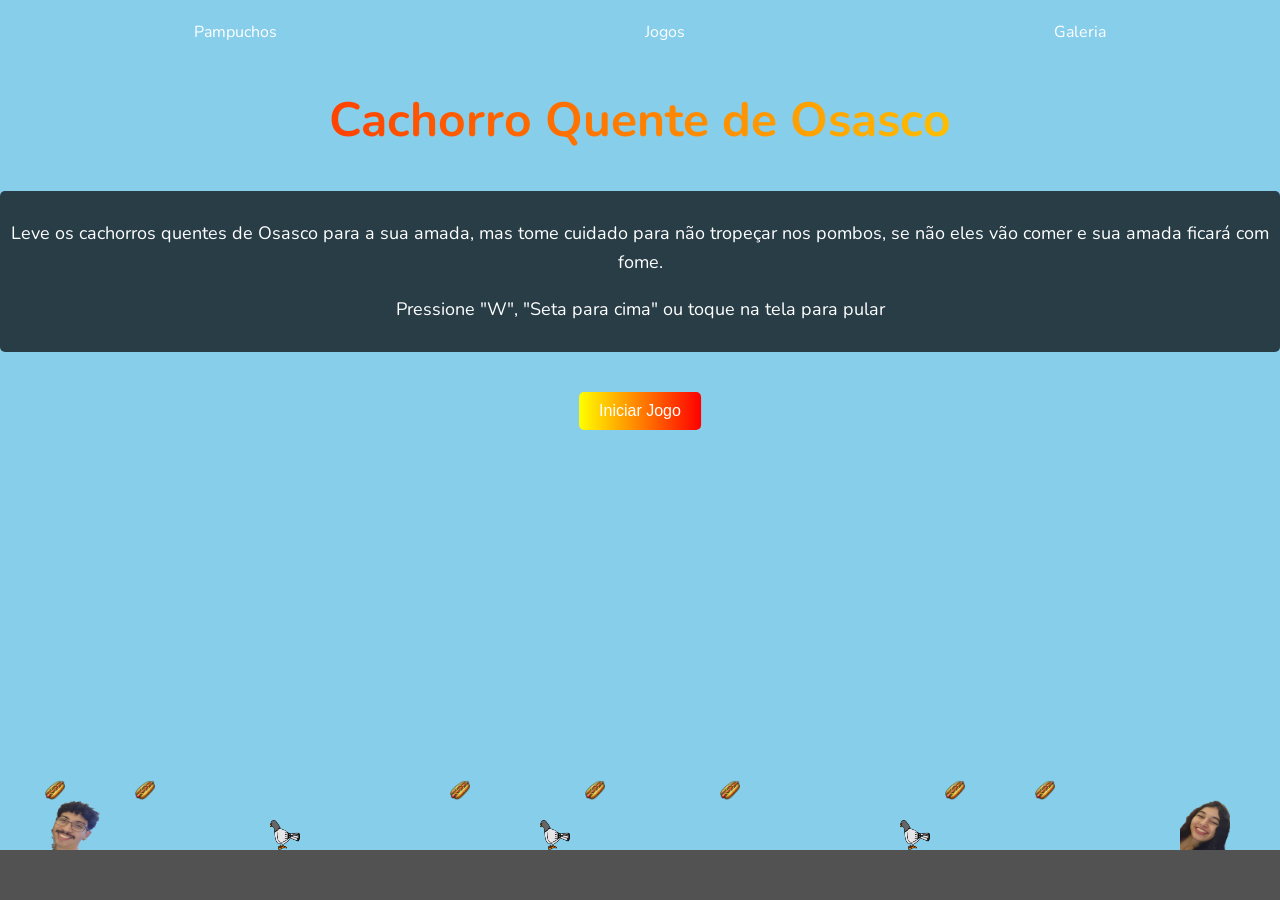
<file: cachorro-quente.html>
<!DOCTYPE html>
<html lang="pt-br">
<head>
    <meta charset="UTF-8">
    <meta name="viewport" content="width=device-width, initial-scale=1.0">
    <title>Cachorro-Quente</title>
    <link rel="stylesheet" href="css/flores.css">
    <link rel="preconnect" href="https://fonts.googleapis.com">
    <link rel="preconnect" href="https://fonts.gstatic.com" crossorigin>
    <link href="https://fonts.googleapis.com/css2?family=Nunito:ital,wght@0,200..1000;1,200..1000&display=swap" rel="stylesheet">
    <link href="https://fonts.googleapis.com/css2?family=Josefin+Sans:wght@700&display=swap" rel="stylesheet">
    <link rel="icon" href="assets/icon/20240831_001748.png" type="image/png">
</head>
<body>
    <nav>
        <a href="index.html" class="ily-link">Pampuchos</a>
        <a href="jogos.html" class="compatibilidade-link">Jogos</a>
        <a href="galeria.html" class="galeria-link">Galeria</a>
    </nav>

    <div id="game">

        <h1 class="title-gradient">Cachorro Quente de Osasco</h1>
        
        <div class="instructions">
            <p>Leve os cachorros quentes de Osasco para a sua amada, mas tome cuidado para não tropeçar nos pombos, se não eles vão comer e sua amada ficará com fome.</p>
            <p>Pressione "W", "Seta para cima" ou toque na tela para pular</p>
        </div>
        
        <button id="start-button">Iniciar Jogo</button>
        <button id="restart-button" class="hidden">Reiniciar</button>

        <div id="ground"></div>
        
        <img id="mario" src="assets/jogos/miamor.png" alt="Pepe">


        <img class="flower" src="assets/jogos/hotdog-cartoon.png" style="left: 5vh;">
        <img class="obstacle" src="assets/jogos/pigeon-cartoon2.png" style="left: 30vh;">
        <img class="flower" src="assets/jogos/hotdog-cartoon.png" style="left: 15vh;">
        <img class="flower" src="assets/jogos/hotdog-cartoon.png" style="left: 50vh;">
        <img class="obstacle" src="assets/jogos/pigeon-cartoon2.png" style="left: 60vh;">
        <img class="flower" src="assets/jogos/hotdog-cartoon.png" style="left: 65vh;">
        <img class="obstacle" src="assets/jogos/pigeon-cartoon2.png" style="left: 100vh;">
        <img class="flower" src="assets/jogos/hotdog-cartoon.png" style="left: 80vh;">
        <img class="flower" src="assets/jogos/hotdog-cartoon.png" style="left: 105vh;">
        <img class="flower" src="assets/jogos/hotdog-cartoon.png" style="left: 115vh;">
        <img class="flower" src="assets/jogos/hotdog-cartoon.png" style="left: 150vh;">

        
        <img id="princess" src="assets/jogos/eu.png" alt="Lele">
    </div>

    <script src="js/flores.js"></script>
</body>
</html>
</file>
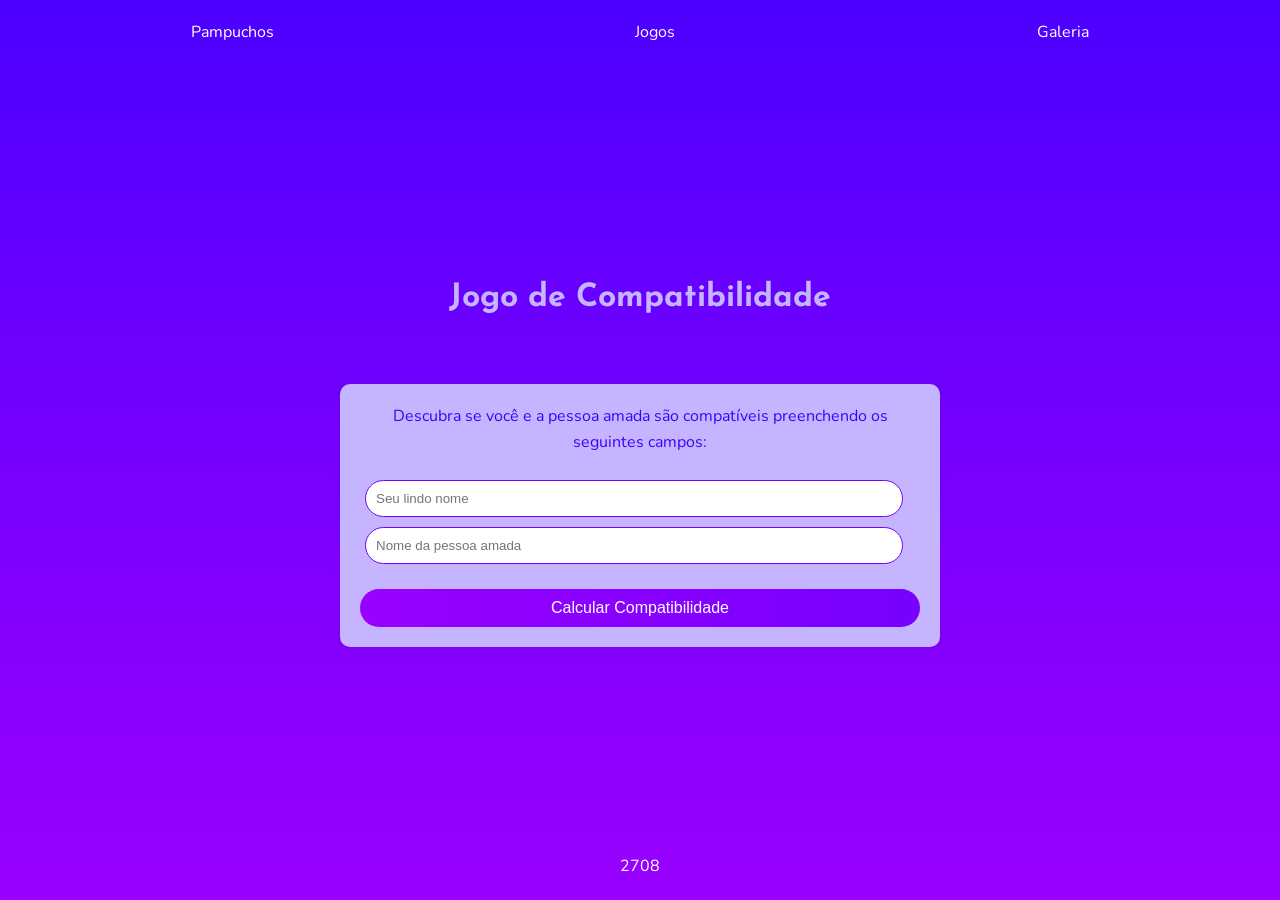
<file: compatibilidade.html>
<!DOCTYPE html>
<html lang="en">

<head>
    <meta charset="UTF-8">
    <meta name="viewport" content="width=device-width, initial-scale=1.0">
    <title>pampuchos</title>
    <link rel="stylesheet" href="css/compatibilidade.css">
    <link rel="preconnect" href="https://fonts.googleapis.com">
    <link rel="preconnect" href="https://fonts.gstatic.com" crossorigin>
    <link href="https://fonts.googleapis.com/css2?family=Nunito:ital,wght@0,200..1000;1,200..1000&display=swap"
        rel="stylesheet">
    <link href="https://fonts.googleapis.com/css2?family=Josefin+Sans:wght@700&display=swap" rel="stylesheet">
    <link rel="icon" href="assets/icon/20240831_001748.png" type="image/png">
</head>

<body>
    <script src="js/degrade.js"></script>
    <nav>
        <a href="index.html" class="ily-link">Pampuchos</a>
        <a href="jogos.html" class="compatibilidade-link">Jogos</a>
        <a href="galeria.html" class="galeria-link">Galeria</a>
    </nav>

    <header>
        <h1>Jogo de Compatibilidade</h1>
    </header>

    <div class="container">
        <p class="descricao">Descubra se você e a pessoa amada são compatíveis preenchendo os seguintes campos: </p>
        <div class="input-group">
            <input type="text" id="nome1" placeholder="Seu lindo nome">
            <input type="text" id="nome2" placeholder="Nome da pessoa amada">
        </div>
        <button onclick="calcularCompatibilidade()">Calcular Compatibilidade</button>
        <div id="carregando" class="hidden">
            <img class="carregando-img" src="assets/itens/carregando.gif" alt="Carregando">
            <p>Calculando...</p>
        </div>
        <div id="resultado" class="hidden">
            <div class="coracao">❤️</div>
            <div class="porcentagem">0%</div>
        </div>
    </div>
    <script src="js/compatibilidade.js"></script>

    <footer>
        <p>2708</p>
    </footer>
</body>

</html>
</file>
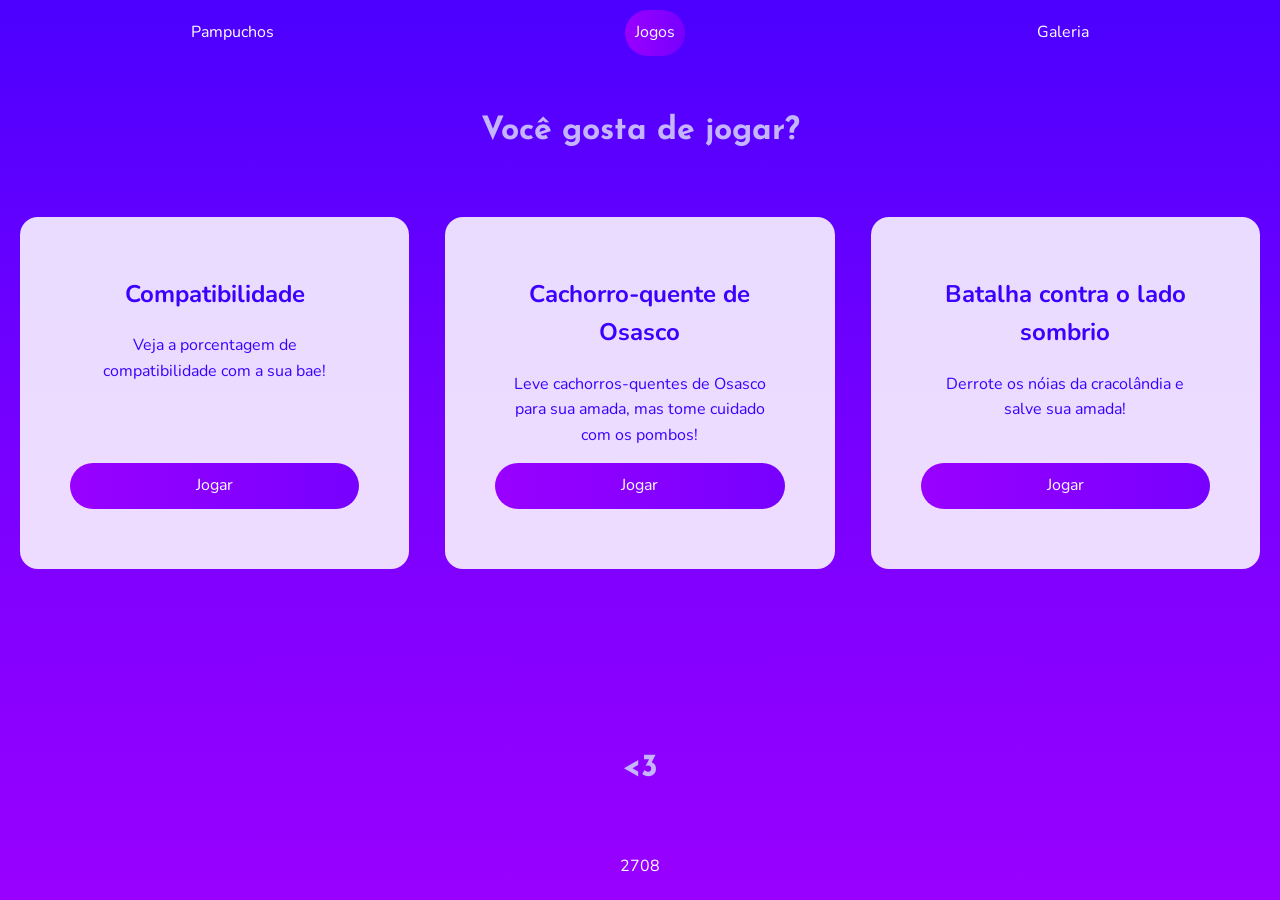
<file: jogos.html>
<!DOCTYPE html>
    <html lang="pt-br">
    <head>
        <meta charset="UTF-8">
        <meta name="viewport" content="width=device-width, initial-scale=1.0">
        <title>Página de Jogos</title>
        <link rel="stylesheet" href="css/jogos.css">
        <link rel="preconnect" href="https://fonts.googleapis.com">
        <link rel="preconnect" href="https://fonts.gstatic.com" crossorigin>
        <link href="https://fonts.googleapis.com/css2?family=Nunito:ital,wght@0,200..1000;1,200..1000&display=swap"
            rel="stylesheet">
        <link rel="preconnect" href="https://fonts.googleapis.com">
        <link rel="preconnect" href="https://fonts.gstatic.com" crossorigin>
        <link href="https://fonts.googleapis.com/css2?family=Josefin+Sans:wght@700&display=swap" rel="stylesheet">
        <link rel="icon" href="assets/icon/20240831_001748.png" type="image/png">
    </head>
    <body>

        <script src="js/degrade.js"></script>

        <nav>
            <a href="index.html" class="ily-link">Pampuchos</a>
            <a href="jogos.html" class="compatibilidade-link">Jogos</a>
            <a href="galeria.html" class="galeria-link">Galeria</a>
        </nav>

        <header>
            <h1>Você gosta de jogar?</h1>
        </header>

        <main>
            <ul class="game-list">
                <li class="game-item">
                    <h2 class="game-title">Compatibilidade</h2>
                    <p class="game-description">Veja a porcentagem de compatibilidade com a sua bae!</p>
                    <a href="compatibilidade.html" class="game-link">Jogar</a>
                </li>
    
                <li class="game-item">
                    <h2 class="game-title">Cachorro-quente de Osasco</h2>
                    <p class="game-description">Leve cachorros-quentes de Osasco para sua amada, mas tome cuidado com os pombos!</p>
                    <a href="cachorro-quente.html" class="game-link">Jogar</a>
                </li>
    
                <li class="game-item">
                    <h2 class="game-title">Batalha contra o lado sombrio</h2>
                    <p class="game-description">Derrote os nóias da cracolândia e salve sua amada!</p>
                    <a href="nave.html" class="game-link">Jogar</a>
                </li>
            </ul>
        </main>

        <header>
            <h1><3</h1>
        </header>

        <footer>
            <p>2708</p>
        </footer>
    </body>
    </html>
</file>
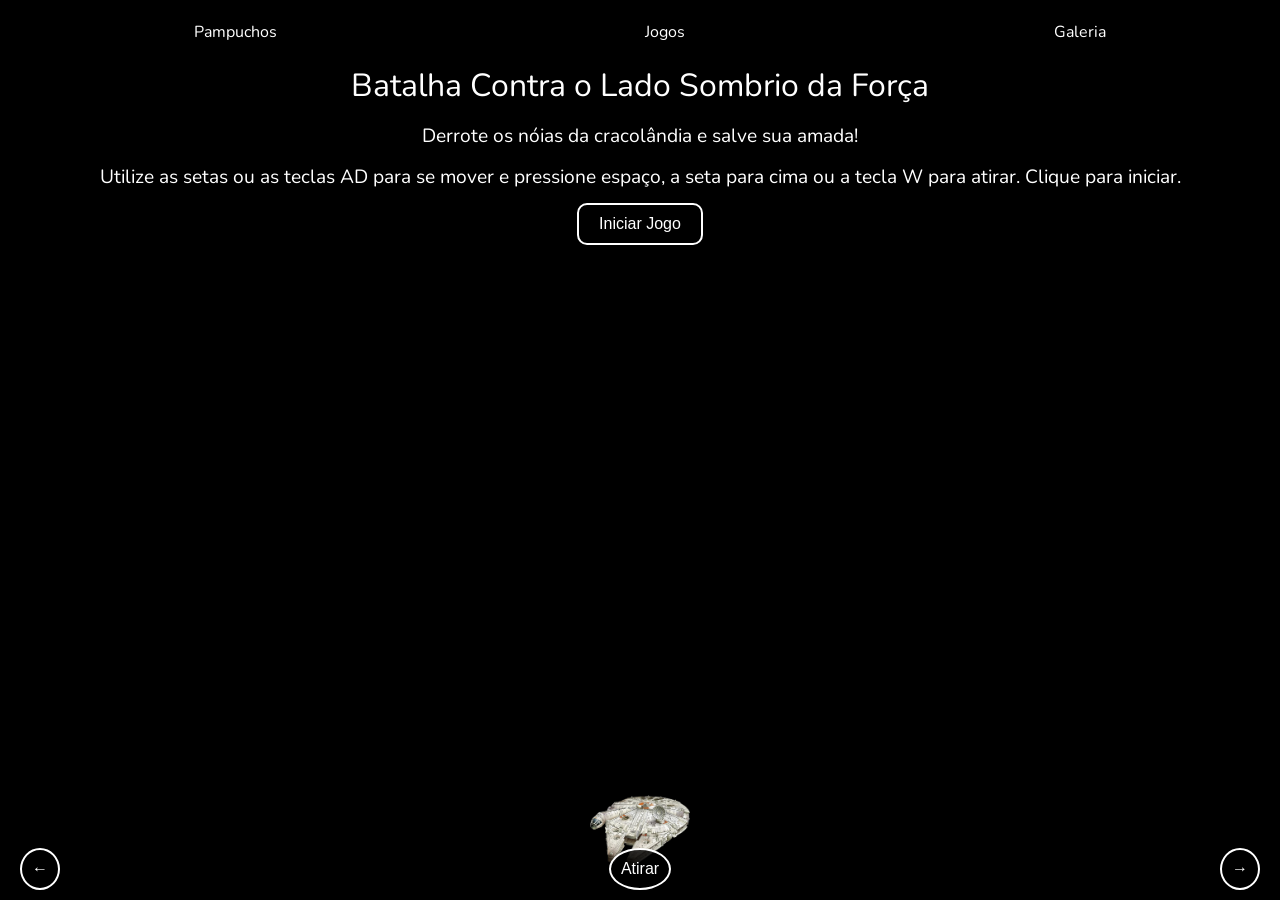
<file: nave.html>
<!DOCTYPE html>
<html lang="en">
<head>
    <meta charset="UTF-8">
    <meta http-equiv="X-UA-Compatible" content="IE=edge">
    <meta name="viewport" content="width=device-width, initial-scale=1.0">
    <title>Batalha Contra o Lado Sombrio da Força</title>
    <link rel="stylesheet" href="css/nave.css">
    <link rel="preconnect" href="https://fonts.googleapis.com">
    <link rel="preconnect" href="https://fonts.gstatic.com" crossorigin>
    <link href="https://fonts.googleapis.com/css2?family=Nunito:ital,wght@0,200..1000;1,200..1000&display=swap" rel="stylesheet">
    <link rel="preconnect" href="https://fonts.googleapis.com">
    <link rel="preconnect" href="https://fonts.gstatic.com" crossorigin>
    <link href="https://fonts.googleapis.com/css2?family=Josefin+Sans:wght@700&display=swap" rel="stylesheet">
    <link rel="icon" href="assets/icon/20240831_001748.png" type="image/png">
</head>
<body>
    <nav>
        <a href="index.html" class="ily-link">Pampuchos</a>
        <a href="jogos.html" class="compatibilidade-link">Jogos</a>
        <a href="galeria.html" class="galeria-link">Galeria</a>
    </nav>
    <div id="header">
        <div id="title">Batalha Contra o Lado Sombrio da Força</div>
        <div id="description">Derrote os nóias da cracolândia e salve sua amada!</div>
        <div id="description">Utilize as setas ou as teclas AD para se mover e pressione espaço, a seta para cima ou a tecla W para atirar. Clique para iniciar.</div>
        <div id="gameControls">
            <button id="startButton">Iniciar Jogo</button>
            <button id="restartButton" style="display: none;">Reiniciar Jogo</button>
        </div>
    </div>
    <div id="gameArea">
        <div id="spaceship"></div>
    </div>
    <div id="gameMessage"></div>
    <div id="mobileControls">
        <button id="leftButton">←</button>
        <button id="shootButton">Atirar</button>
        <button id="rightButton">→</button>
    </div>
    <script src="js/nave.js"></script>
</body>
</html>
</file>
<file: css/flores.css>
body {
    margin: 0;
    overflow: hidden;
    font-family: 'Nunito', sans-serif;
    width: 100vw;
    height: 100vh;
}

html, body {
    height: 100%;
    font-family: 'Nunito', sans-serif;
    line-height: 1.6;
}

nav {
    position: absolute;
    top: 0;
    width: 100%;
    display: flex;
    justify-content: space-around;
    padding: 10px;
    z-index: 10;
    background: transparent;
}

nav a {
    color: #fff;
    text-decoration: none;
    padding: 10px;
    border-radius: 100px;
}

nav a:hover {
    transition: 0.5s ease;
    background: linear-gradient(to right, #9900ff, #7700ff);
}

#game {
    position: relative;
    width: 100%;
    height: calc(100vh - 50px);
    background-color: skyblue;
    overflow: hidden;
    padding-top: 50px;
}

#ground {
    position: absolute;
    bottom: 0;
    width: 100%;
    height: 50px;
    background-color: rgb(82, 82, 82);
}

#mario {
    position: absolute;
    bottom: 50px;
    left: 50px;
    width: 50px;
    height: 50px;
}

#princess {
    position: absolute;
    bottom: 50px;
    right: 50px;
    width: 50px;
    height: 50px;
}

.obstacle {
    position: absolute;
    bottom: 50px;
    width: 30px;
    height: 30px;
}

.flower {
    position: absolute;
    bottom: 100px;
    width: 20px;
    height: 20px;
}

.hidden {
    display: none;
}

.jump {
    animation: jump 1s ease-out;
}

@keyframes jump {
    0% { bottom: 50px; }
    50% { bottom: 400px; }
    100% { bottom: 50px; }
}

button {
    position: relative;
    top: 20px;
    left: 50%;
    transform: translateX(-50%);
    padding: 10px 20px;
    font-size: 16px;
    cursor: pointer;
    background: linear-gradient(to left, red, yellow);
    color: white;
    border: none;
    border-radius: 5px;
}

#restart-button {
    display: none;
}

.instructions {
    text-align: center;
    font-size: 18px;
    color: white;
    background-color: rgba(0, 0, 0, 0.7);
    padding: 10px;
    border-radius: 5px;
    margin-bottom: 20px;
}

.title-gradient {
    text-align: center;
    font-size: 3rem;
    background: linear-gradient(to right, red, yellow);
    -webkit-background-clip: text;
    -webkit-text-fill-color: transparent;
    background-clip: text;
    color: transparent;
}

@media (max-width: 600px) {
    #game {
        padding-top: 70px;
    }
    
    .title-gradient {
        font-size: 2rem;
    }
    
    .instructions {
        font-size: 16px;
        padding: 5px;
    }

    button {
        padding: 8px 16px;
        font-size: 14px;
    }
}
</file>
<file: css/compatibilidade.css>
* {
    box-sizing: border-box;
    margin: 0;
    padding: 0;
}

html, body {
    height: 100%;
    font-family: 'Nunito', sans-serif;
    line-height: 1.6;
    background: linear-gradient(to bottom, #4c00ff, #7700ff, #9900ff);
    margin: 0;
    padding: 0;
}

body {
    display: flex;
    flex-direction: column;
    align-items: center;
    justify-content: center;
    min-height: 100vh;
}

.container {
    width: 90%;
    max-width: 600px;
    max-height: 400px;
    margin: 20px auto;
    padding: 20px;
    background-color: #c5b4ff;
    border-radius: 10px;
    box-shadow: 0 0 10px rgba(0, 0, 0, 0.1);
    display: flex;
    flex-direction: column;
    align-items: center;
    justify-content: center;
}

nav {
    display: flex;
    justify-content: space-around;
    padding: 10px;
    width: 100%;
    position: fixed;
    top: 0;
}

nav a {
    color: #fff;
    text-decoration: none;
    padding: 10px;
    border-radius: 100px;
}

nav a:hover {
    transition: 0.5s ease;
    background: linear-gradient(to right, #9900ff, #7700ff);
}

footer {
    color: #fff;
    text-align: center;
    padding: 20px;
    position: fixed;
    bottom: 0;
}

.titulo {
    font-family: "Josefin Sans", sans-serif;
    color: #ccb7ff;
    margin-bottom: 30px;
    text-align: center;
    font-size: 50px;
    margin-left: 10px;
    margin-right: 10px;
}

.descricao {
    font-family: 'Nunito', sans-serif;
    color: #3c00ff;
    text-align: center;
    margin-bottom: 20px;
}

.input-group {
    margin-bottom: 20px;
    width: 100%;
}

input {
    width: calc(100% - 22px);
    padding: 10px;
    margin: 5px;
    border: 1px solid #7700ff;
    border-radius: 100px;
}

button {
    padding: 10px 20px;
    border: none;
    background: linear-gradient(to right, #9900ff, #7700ff);
    color: #fff;
    border-radius: 100px;
    cursor: pointer;
    font-size: 16px;
    width: 100%;
}

button:hover {
    transition: ease 2s;
    background: linear-gradient(to right, #7700ff, #9900ff);
}

.carregando {
    display: none;
    margin-top: 20px;
    text-align: center;
}

.carregando-img {
    width: 95px;
    height: 95px;
}

.hidden {
    display: none;
}

.resultado {
    margin-top: 20px;
}

.coracao {
    font-size: 50px;
    color: #888888;
}

.coracao.calculado {
    color: #ff5e5e;
}

.porcentagem {
    font-size: 24px;
    margin-top: 10px;
}

@media (max-width: 600px) {
    .container {
        width: 90%;
        padding: 15px;
    }


    button {
        font-size: 14px;
    }

    .input-group input {
        font-size: 14px;
    }
}

header {
    font-family: "Josefin Sans", sans-serif;
    color: #c5b4ff;
    text-align: center;
    padding: 40px 20px;
}
</file>
<file: css/jogos.css>
* {
    box-sizing: border-box;
    margin: 0;
    padding: 0;
}

html {
    height: 100%;
    background: linear-gradient(to bottom, #4c00ff, #7700ff, #9900ff); 
}

body {
    display: flex;
    flex-direction: column;
    min-height: 100vh;
    margin: 0;
    font-family: 'Nunito', sans-serif;
    line-height: 1.6;
}

header {
    font-family: "Josefin Sans", sans-serif;
    color: #c5b4ff;
    text-align: center;
    padding: 40px 0;
}

main {
    flex-grow: 1;
    padding: 20px;
}

.game-list {
    list-style-type: none;
    padding: 0;
    display: grid;
    grid-template-columns: repeat(3, 1fr);
    gap: 4vh;
}

.game-item {
    background-color: #ffffffdc;
    border-radius: 2vh;
    padding: 50px;
    transition: transform 0.3s ease;
    text-align: center;
    min-height: 300px;
    display: flex;
    flex-direction: column;
    justify-content: space-between;
}

.game-title {
    color: #3c00ff;
    margin-top: 8px;
    margin-bottom: 10px;
}

.game-description {
    color: #3c00ff;
    margin: 0;
    flex-grow: 1;
    display: flex;
    justify-content: center;
    margin: 10px;
}

.game-link {
    display: inline-block;
    background: linear-gradient(to right, #9900ff, #7700ff);
    color: #ffffff;
    padding: 10px 10px;
    text-decoration: none;
    border-radius: 50px;
    transition: background-color 0.3s ease;
    margin-bottom: 10px;
    margin-top: 5px;
}

.game-link:hover {
    transition: ease 1s;
    background: linear-gradient(to right, #7700ff, #9900ff);
    transform: scale(1.1);
}

nav {
    display: flex;
    justify-content: space-around;
    padding: 10px;
}

nav a {
    color: #fff;
    text-decoration: none;
    padding: 10px;
    border-radius: 100px;
}

.compatibilidade-link {
    background: linear-gradient(to right, #9900ff, #7700ff);
}

nav a:hover {
    transition: 5s ease;
    background: linear-gradient(to right, #9900ff, #7700ff);
}

footer {
    color: #fff;
    text-align: center;
    padding: 20px;
}

@media screen and (max-width: 768px) {
    .game-list {
        grid-template-columns: 1fr;
    }
}
</file>
<file: css/nave.css>
body {
    margin: 0;
    overflow: hidden;
    background-color: hsl(0, 0%, 0%);
    font-family: 'Nunito', sans-serif;
}

html, body {
    height: 100%;
    font-family: 'Nunito', sans-serif;
    line-height: 1.6;
}

nav {
    position: fixed;
    top: 0;
    width: 100%;
    display: flex;
    justify-content: space-around;
    padding: 10px;
    z-index: 1000;
    background: rgba(0, 0, 0, 0.7);
}

nav a {
    color: #fff;
    text-decoration: none;
    padding: 10px;
    border-radius: 100px;
}

nav a:hover {
    transition: 0.5s ease;
    background: linear-gradient(to right, #9900ff, #7700ff);
}

#header {
    position: absolute;
    top: 60px;
    left: 50%;
    transform: translateX(-50%);
    text-align: center;
    z-index: 500;
    width: 90%;
}

#title {
    font-size: 2em;
    color: white;
    text-shadow: 2px 2px 5px rgba(0, 0, 0, 0.7);
}

#description {
    font-size: 1.2em;
    color: white;
    margin: 10px 0;
}

#gameArea {
    position: relative;
    width: 100vw;
    height: 100vh;
    overflow: hidden;
    background-color: #000000;
}

#spaceship {
    position: absolute;
    bottom: 20px;
    left: 50%;
    width: 100px;
    height: 100px;
    background-image: url('../assets/jogos/nave.png');
    background-size: contain;
    background-position: center;
    background-repeat: no-repeat;
    transform: translateX(-50%);
}

.zombie {
    position: absolute;
    width: 60px;
    height: 60px;
    background-image: url('../assets/jogos/zombie3.png');
    background-size: contain;
    background-position: center;
    background-repeat: no-repeat;
}

.bullet {
    position: absolute;
    width: 5px;
    height: 20px;
    background-color: yellow;
}

.game-over {
    position: fixed;
    top: 50%;
    left: 50%;
    transform: translate(-50%, -50%);
    background-color: rgba(0, 0, 0, 0.8);
    color: white;
    font-size: 2em;
    padding: 20px;
    border-radius: 10px;
    z-index: 1000;
    text-align: center;
    box-shadow: 0 0 15px rgba(255, 255, 255, 0.5);
}

#startButton, #restartButton {
    display: flex;
    justify-content: center;
    align-items: center;
    bottom: 20px;
    font-size: 1em;
    padding: 10px 20px;
    margin: auto;
    cursor: pointer;
    border-radius: 10px;
    background-color: rgba(0, 0, 0, 0.8);
    color: white;
    border: 2px solid #fff;
}

#mobileControls {
    display: none;
    position: fixed;
    bottom: 10px;
    width: 100%;
    display: flex;
    justify-content: space-between;
    padding: 0 20px;
    box-sizing: border-box;
    z-index: 1000;
}

#mobileControls button {
    font-size: 1em;
    padding: 10px;
    cursor: pointer;
    border-radius: 50%;
    background-color: rgba(0, 0, 0, 0.8);
    color: white;
    border: 2px solid #fff;
}

@media (max-width: 768px) {
    #gameControls {
        display: none;
    }
    
    #mobileControls {
        display: flex;
    }

    #header {
        top: 80px;
    }
}
</file>
